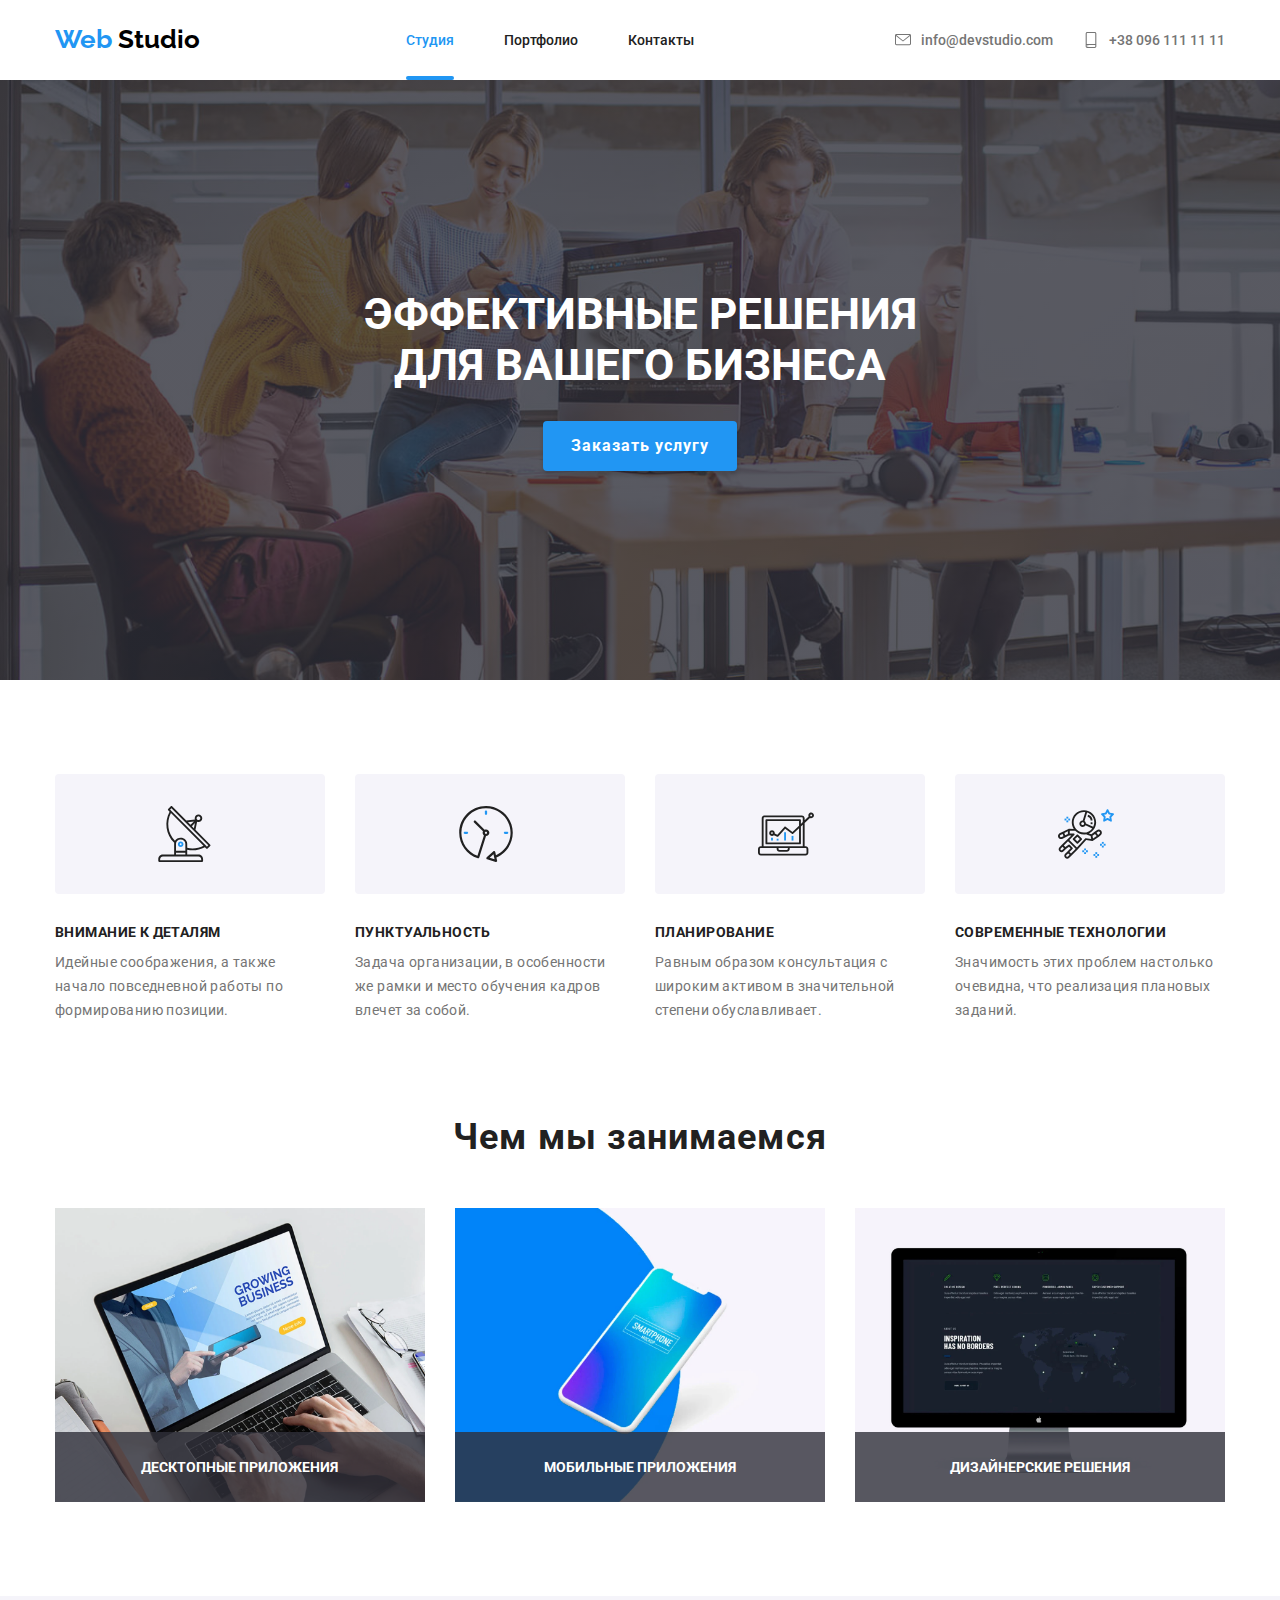
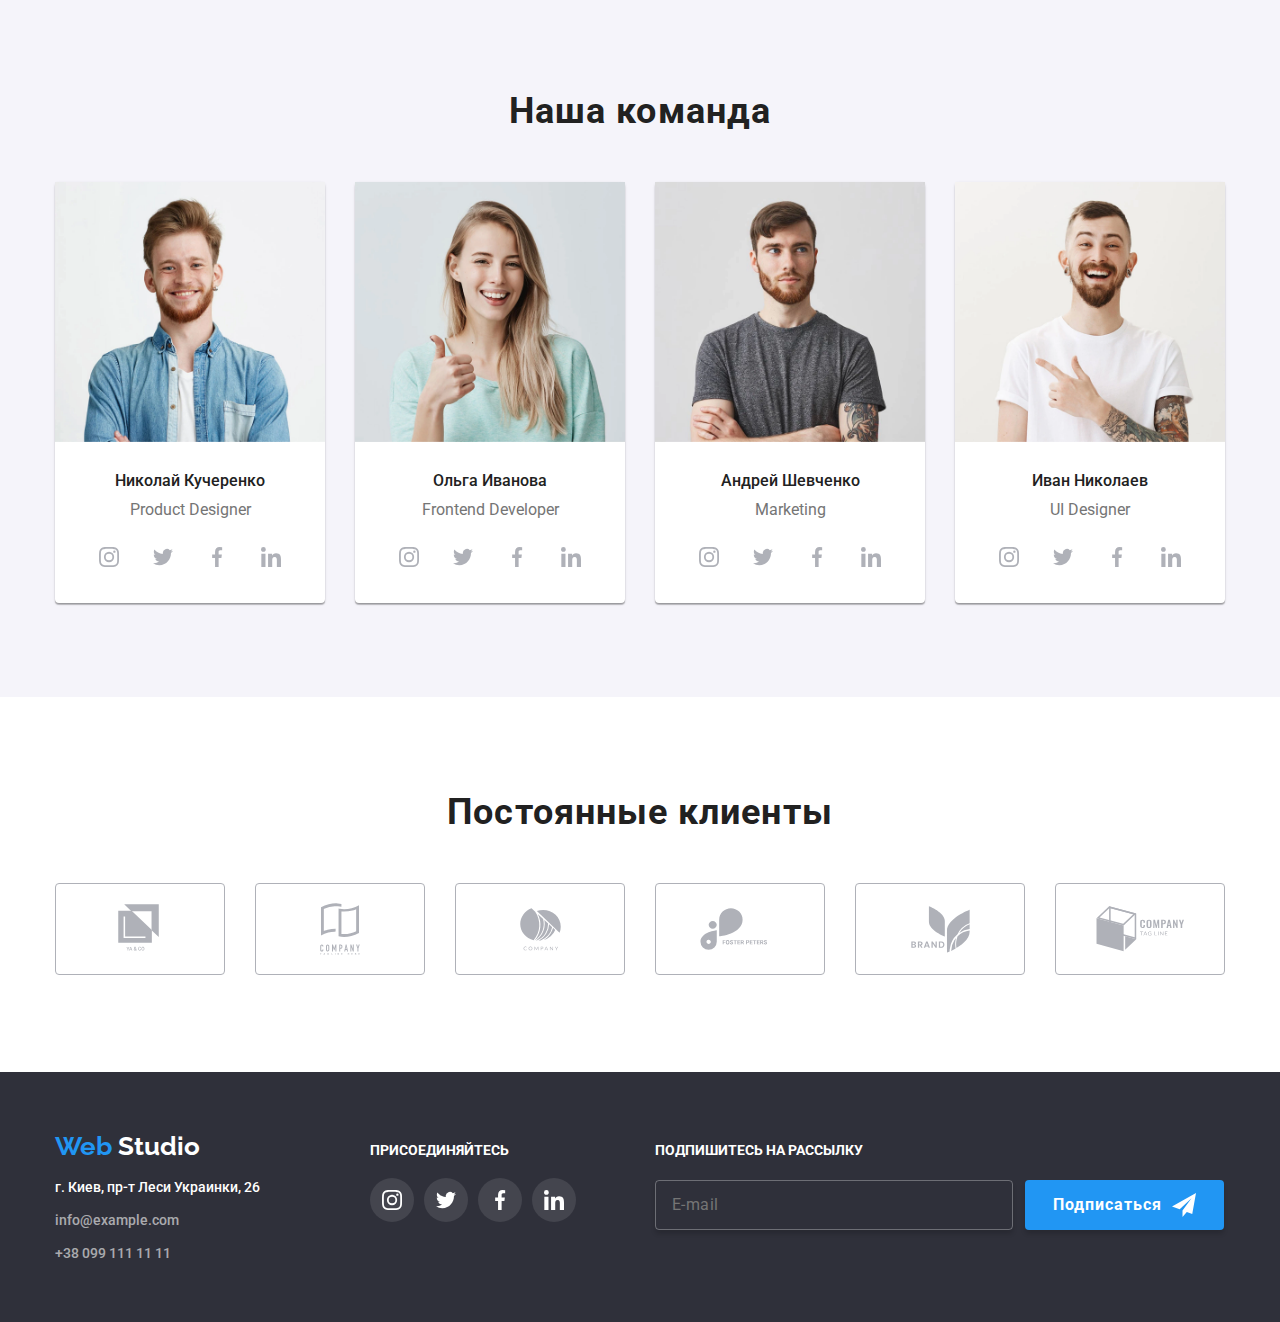
<file: index.html>
<!DOCTYPE html>
<html lang="en">
  <head>
    <meta charset="UTF-8" />
    <meta name="viewport" content="width=device-width, initial-scale=1.0" />
    <title>Web Studio v.1</title>
    <link rel="stylesheet" href="./css/normalize.css" />
    <link
      href="https://fonts.googleapis.com/css2?family=Raleway:wght@700&family=Roboto:wght@400;500;700&display=swap"
      rel="stylesheet"
    />
    <link rel="stylesheet" href="./css/main.min.css" />
  </head>
  <body>
    <div class="backdrop is-hidden" data-modal>
      <form method="get">
        <div role="group" class="modal-group">
          <div class="close-button-div">
            <a href="" class="close-button" data-modal-close>
              <svg class="close-icon">
                <use href="./img/sprite.svg#close-icon"></use>
              </svg>
            </a>
          </div>
          <h2 class="modal-header">
            Оставьте свои данные, мы вам перезвоним
          </h2>
          <label class="modal name">
            <input name="modal-name" type="text" placeholder=" " />
            <svg class="modal-icon">
              <use href="./img/sprite.svg#name-icon"></use>
            </svg>
            <span>Имя</span>
          </label>
          <label class="modal tel">
            <input name="modal-tel" type="tel" placeholder=" " />
            <svg class="modal-icon">
              <use href="./img/sprite.svg#tel-icon"></use>
            </svg>
            <span>Телефон</span>
          </label>
          <label class="modal email">
            <input name="modal-email" type="email" placeholder=" " />
            <svg class="modal-icon">
              <use href="./img/sprite.svg#email-icon"></use>
            </svg>
            <span>Почта</span>
          </label>
          <label class="modal textarea">
            <textarea
              name="comment"
              id="comment"
              rows="6"
              placeholder=" "
            ></textarea>
            <span>Коментарий</span>
          </label>
          <label class="modal-check"
            ><input name="modal-check" type="checkbox" required />
            <span class="pseudo-check">Соглашаюсь с рассылкой и принимаю </span
            ><a href="">Условия договора</a></label
          >
          <button class="submit-button" type="submit">
            <span>Отправить</span>
          </button>
        </div>
      </form>
    </div>
    <header>
      <div>
        <a class="logo" href="./index.html">Web <span>Studio</span></a>
        <div class="is-hidden" data-drop>
          <div class="drop-down-menu">
            <nav>
              <ul class="header-menu-list">
                <li class="header-menu-listitem">
                  <a class="actual-page" href="./index.html">Студия</a>
                </li>
                <li class="header-menu-listitem">
                  <a href="./portfolio.html">Портфолио</a>
                </li>
                <li class="header-menu-listitem"><a href="">Контакты</a></li>
              </ul>
            </nav>
            <address>
              <ul class="header-contacts-list">
                <li class="header-contacts-listitem">
                  <a href="mailto:info@devstudio.com"
                    ><svg class="header-adress-icon">
                      <use href="./img/sprite.svg#envelope"></use>
                    </svg>
                    info@devstudio.com</a
                  >
                </li>
                <li class="header-contacts-listitem">
                  <a href="tel:+380961111111"
                    ><svg class="header-adress-icon">
                      <use href="./img/sprite.svg#smartphone"></use>
                    </svg>
                    +38 096 111 11 11</a
                  >
                </li>
              </ul>
            </address>
          </div>
        </div>
        <button class="drop-down-button" data-drop-open>
          <svg class="drop-down-icon">
            <use class="open" href="./img/sprite.svg#drop-down-icon"></use>
            <use
              class="close"
              href="./img/sprite.svg#drop-down-close-icon"
            ></use>
          </svg>
        </button>
      </div>
    </header>
    <main>
      <section>
        <div class="mainimage">
          <h1>эффективные решения<br />для вашего бизнеса</h1>
          <button class="submit-button" data-modal-open>
            Заказать услугу
          </button>
        </div>
      </section>
      <section>
        <h2 class="visually-hidden">Наши преимущества</h2>
        <div class="container container-padding">
          <ul class="our-benefits-list">
            <li class="our-benefits-listitem">
              <div>
                <svg class="our-benefits-icon">
                  <use href="./img/sprite.svg#antenna1"></use>
                </svg>
              </div>
              <h3>Внимание к деталям</h3>
              <p>
                Идейные соображения, а также начало повседневной работы по
                формированию позиции.
              </p>
            </li>
            <li class="our-benefits-listitem">
              <div>
                <svg class="our-benefits-icon">
                  <use href="./img/sprite.svg#clock1"></use>
                </svg>
              </div>
              <h3>Пунктуальность</h3>
              <p>
                Задача организации, в особенности же рамки и место обучения
                кадров влечет за собой.
              </p>
            </li>
            <li class="our-benefits-listitem">
              <div>
                <svg class="our-benefits-icon">
                  <use href="./img/sprite.svg#diagram1"></use>
                </svg>
              </div>
              <h3>Планирование</h3>
              <p>
                Равным образом консультация с широким активом в значительной
                степени обуславливает.
              </p>
            </li>
            <li class="our-benefits-listitem">
              <div>
                <svg class="our-benefits-icon">
                  <use href="./img/sprite.svg#astronaut1"></use>
                </svg>
              </div>
              <h3>Современные технологии</h3>
              <p>
                Значимость этих проблем настолько очевидна, что реализация
                плановых заданий.
              </p>
            </li>
          </ul>
        </div>
      </section>
      <section>
        <div class="adaptive-hidden container">
          <h2>Чем мы занимаемся</h2>
          <ul class="what-we-do-list">
            <li class="what-we-do-list-item">
              <picture>
                <source
                  srcset="
                    ./img/img1-600@1x.webp   600w,
                    ./img/img1-1200@2x.webp 1200w
                  "
                  type="image/webp"
                />
                <img
                  srcset="
                    ./img/img1-600@1x.jpg   600w,
                    ./img/img1-1200@2x.jpg 1200w
                  "
                  src="./img/img1-1200@2x.jpg"
                  alt="Изоброжение ноутбука"
                />
              </picture>
              <h3 class="what-we-do-list-header">Десктопные приложения</h3>
            </li>
            <li class="what-we-do-list-item">
              <picture>
                <source
                  srcset="
                    ./img/img2-600@1x.webp   600w,
                    ./img/img2-1200@2x.webp 1200w
                  "
                  type="image/webp"
                />
                <img
                  srcset="
                    ./img/img2-600@1x.jpg   600w,
                    ./img/img2-1200@2x.jpg 1200w
                  "
                  src="./img/img2-1200@2x.jpg"
                  alt="Изоброжение смартфона"
                />
              </picture>
              <h3 class="what-we-do-list-header">Мобильные приложения</h3>
            </li>
            <li class="what-we-do-list-item">
              <picture>
                <source
                  srcset="
                    ./img/img3-600@1x.webp   600w,
                    ./img/img3-1200@2x.webp 1200w
                  "
                  type="image/webp"
                />
                <img
                  srcset="
                    ./img/img3-600@1x.jpg   600w,
                    ./img/img3-1200@2x.jpg 1200w
                  "
                  src="./img/img3-1200@2x.jpg"
                  alt="Изоброжение сайта"
                />
              </picture>
              <h3 class="what-we-do-list-header">Дизайнерские решения</h3>
            </li>
          </ul>
        </div>
      </section>
      <section class="our-team-section">
        <div class="container container-padding">
          <h2>Наша команда</h2>
          <ul class="our-team-list">
            <li class="our-team-list-item">
              <picture>
                <source
                  srcset="
                    ./img/our-team-img-1-600@1x.webp   600w,
                    ./img/our-team-img-1-1200@2x.webp 1200w
                  "
                  type="image/webp"
                />
                <img
                  srcset="
                    ./img/our-team-img-1-600@1x.jpg   600w,
                    ./img/our-team-img-1-1200@2x.jpg 1200w
                  "
                  src="./img/our-team-img-1-1200@2x.jpg"
                  alt="Николай Кучеренко"
                />
              </picture>
              <h4 class="our-team-list-name">Николай Кучеренко</h4>
              <p class="our-team-list-role">Product Designer</p>
              <ul class="social-container our-team-social">
                <li>
                  <a href="" class="social">
                    <svg class="social-icon">
                      <use href="./img/sprite.svg#instagram"></use>
                    </svg>
                  </a>
                </li>
                <li>
                  <a href="" class="social">
                    <svg class="social-icon">
                      <use href="./img/sprite.svg#twitter"></use>
                    </svg>
                  </a>
                </li>
                <li>
                  <a href="" class="social">
                    <svg class="social-icon">
                      <use href="./img/sprite.svg#facebook"></use>
                    </svg>
                  </a>
                </li>
                <li>
                  <a href="" class="social">
                    <svg class="social-icon">
                      <use href="./img/sprite.svg#linkedin"></use>
                    </svg>
                  </a>
                </li>
              </ul>
            </li>
            <li class="our-team-list-item">
              <picture>
                <source
                  srcset="
                    ./img/our-team-img-2-600@1x.webp   600w,
                    ./img/our-team-img-2-1200@2x.webp 1200w
                  "
                  type="image/webp"
                />
                <img
                  srcset="
                    ./img/our-team-img-2-600@1x.jpg   600w,
                    ./img/our-team-img-2-1200@2x.jpg 1200w
                  "
                  src="./img/our-team-img-2-1200@2x.jpg"
                  alt="Ольга Иванова"
                />
              </picture>
              <h4 class="our-team-list-name">Ольга Иванова</h4>
              <p class="our-team-list-role">Frontend Developer</p>
              <ul class="social-container our-team-social">
                <li>
                  <a href="" class="social">
                    <svg class="social-icon">
                      <use href="./img/sprite.svg#instagram"></use>
                    </svg>
                  </a>
                </li>
                <li>
                  <a href="" class="social">
                    <svg class="social-icon">
                      <use href="./img/sprite.svg#twitter"></use>
                    </svg>
                  </a>
                </li>
                <li>
                  <a href="" class="social">
                    <svg class="social-icon">
                      <use href="./img/sprite.svg#facebook"></use>
                    </svg>
                  </a>
                </li>
                <li>
                  <a href="" class="social">
                    <svg class="social-icon">
                      <use href="./img/sprite.svg#linkedin"></use>
                    </svg>
                  </a>
                </li>
              </ul>
            </li>
            <li class="our-team-list-item">
              <picture>
                <source
                  srcset="
                    ./img/our-team-img-3-600@1x.webp   600w,
                    ./img/our-team-img-3-1200@2x.webp 1200w
                  "
                  type="image/webp"
                />
                <img
                  srcset="
                    ./img/our-team-img-3-600@1x.jpg   600w,
                    ./img/our-team-img-3-1200@2x.jpg 1200w
                  "
                  src="./img/our-team-img-3-1200@2x.jpg"
                  alt="Андрей Шевченко"
                />
              </picture>
              <h4 class="our-team-list-name">Андрей Шевченко</h4>
              <p class="our-team-list-role">Marketing</p>
              <ul class="social-container our-team-social">
                <li>
                  <a href="" class="social">
                    <svg class="social-icon">
                      <use href="./img/sprite.svg#instagram"></use>
                    </svg>
                  </a>
                </li>
                <li>
                  <a href="" class="social">
                    <svg class="social-icon">
                      <use href="./img/sprite.svg#twitter"></use>
                    </svg>
                  </a>
                </li>
                <li>
                  <a href="" class="social">
                    <svg class="social-icon">
                      <use href="./img/sprite.svg#facebook"></use>
                    </svg>
                  </a>
                </li>
                <li>
                  <a href="" class="social">
                    <svg class="social-icon">
                      <use href="./img/sprite.svg#linkedin"></use>
                    </svg>
                  </a>
                </li>
              </ul>
            </li>
            <li class="our-team-list-item">
              <picture>
                <source
                  srcset="
                    ./img/our-team-img-4-600@1x.webp   600w,
                    ./img/our-team-img-4-1200@2x.webp 1200w
                  "
                  type="image/webp"
                />
                <img
                  srcset="
                    ./img/our-team-img-4-600@1x.jpg   600w,
                    ./img/our-team-img-4-1200@2x.jpg 1200w
                  "
                  src="./img/our-team-img-4-1200@2x.jpg"
                  alt="Иван Николаев"
                />
              </picture>
              <h4 class="our-team-list-name">Иван Николаев</h4>
              <p class="our-team-list-role">UI Designer</p>
              <ul class="social-container our-team-social">
                <li>
                  <a href="" class="social">
                    <svg class="social-icon">
                      <use href="./img/sprite.svg#instagram"></use>
                    </svg>
                  </a>
                </li>
                <li>
                  <a href="" class="social">
                    <svg class="social-icon">
                      <use href="./img/sprite.svg#twitter"></use>
                    </svg>
                  </a>
                </li>
                <li>
                  <a href="" class="social">
                    <svg class="social-icon">
                      <use href="./img/sprite.svg#facebook"></use>
                    </svg>
                  </a>
                </li>
                <li>
                  <a href="" class="social">
                    <svg class="social-icon">
                      <use href="./img/sprite.svg#linkedin"></use>
                    </svg>
                  </a>
                </li>
              </ul>
            </li>
          </ul>
        </div>
      </section>
      <section>
        <div class="container container-padding">
          <h2>Постоянные клиенты</h2>
          <ul class="our-clients-list">
            <li class="our-clients-listitem">
              <a href="">
                <svg class="our-clients-icon">
                  <use href="./img/sprite.svg#Client1"></use>
                </svg>
              </a>
            </li>
            <li class="our-clients-listitem">
              <a href="">
                <svg class="our-clients-icon">
                  <use href="./img/sprite.svg#Client2"></use>
                </svg>
              </a>
            </li>
            <li class="our-clients-listitem">
              <a href="">
                <svg class="our-clients-icon">
                  <use href="./img/sprite.svg#Client3"></use>
                </svg>
              </a>
            </li>
            <li class="our-clients-listitem">
              <a href="">
                <svg class="our-clients-icon">
                  <use href="./img/sprite.svg#Client4"></use>
                </svg>
              </a>
            </li>
            <li class="our-clients-listitem">
              <a href="">
                <svg class="our-clients-icon">
                  <use href="./img/sprite.svg#Client5"></use>
                </svg>
              </a>
            </li>
            <li class="our-clients-listitem">
              <a href="">
                <svg class="our-clients-icon">
                  <use href="./img/sprite.svg#Client6"></use>
                </svg>
              </a>
            </li>
          </ul>
        </div>
      </section>
    </main>
    <footer>
      <div class="container footer-list">
        <div>
          <a class="logo" href="./index.html"
            >Web <span class="inverse">Studio</span></a
          >
          <address>
            <ul class="footer-contacts-list">
              <li>г. Киев, пр-т Леси Украинки, 26</li>
              <li><a href="mailto:info@example.com">info@example.com</a></li>
              <li><a href="tel:+380991111111">+38 099 111 11 11</a></li>
            </ul>
          </address>
        </div>
        <div>
          <p class="footer-list-item">присоединяйтесь</p>
          <ul class="social-container footer-social">
            <li>
              <a href="" class="social">
                <svg class="social-icon">
                  <use href="./img/sprite.svg#instagram"></use>
                </svg>
              </a>
            </li>
            <li>
              <a href="" class="social">
                <svg class="social-icon">
                  <use href="./img/sprite.svg#twitter"></use>
                </svg>
              </a>
            </li>
            <li>
              <a href="" class="social">
                <svg class="social-icon">
                  <use href="./img/sprite.svg#facebook"></use>
                </svg>
              </a>
            </li>
            <li>
              <a href="" class="social">
                <svg class="social-icon">
                  <use href="./img/sprite.svg#linkedin"></use>
                </svg>
              </a>
            </li>
          </ul>
        </div>
        <div>
          <form class="footer-form" method="get">
            <label class="footer-list-item" for="mail-input"
              >Подпишитесь на рассылку</label
            >
            <div class="input-group">
              <input
                id="mail-input"
                name="Emailinput"
                type="email"
                placeholder="E-mail"
              />
              <button class="submit-button" type="submit">
                <span>Подписаться</span>
                <svg class="send-icon">
                  <use href="./img/sprite.svg#icon-send"></use>
                </svg>
              </button>
            </div>
          </form>
        </div>
      </div>
    </footer>
    <script src="./js/modal.js"></script>
    <script src="./js/drop-down.js"></script>
  </body>
</html>
</file>
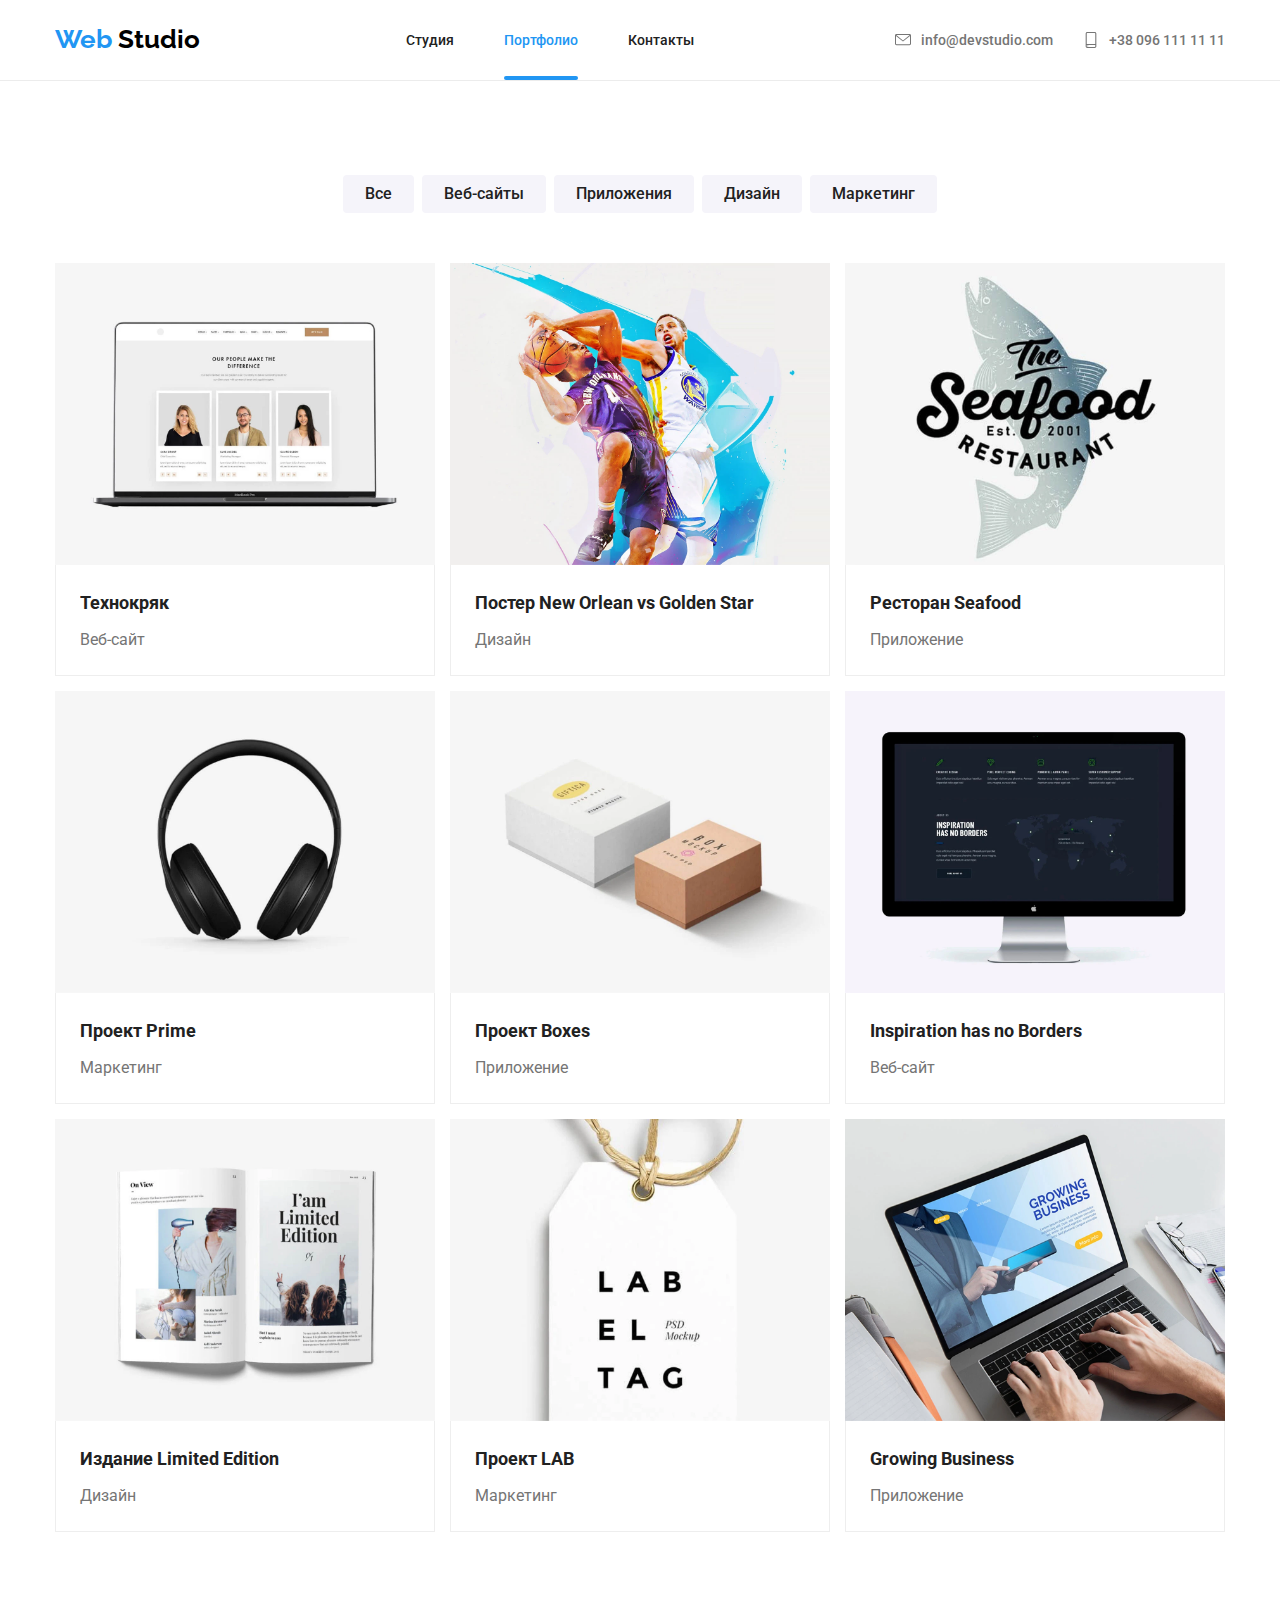
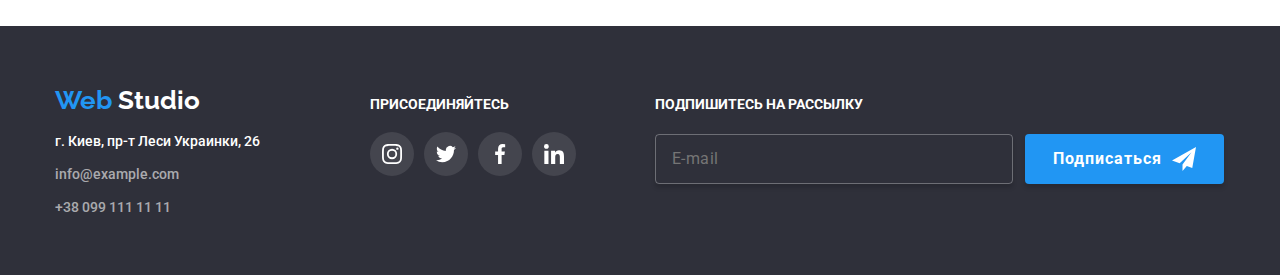
<file: portfolio.html>
<!DOCTYPE html>
<html lang="en">
  <head>
    <meta charset="UTF-8" />
    <meta name="viewport" content="width=device-width, initial-scale=1.0" />
    <title>Portfolio</title>
    <link rel="stylesheet" href="./css/normalize.css" />
    <link
      href="https://fonts.googleapis.com/css2?family=Raleway:wght@700&family=Roboto:wght@400;500;700&display=swap"
      rel="stylesheet"
    />
    <link rel="stylesheet" href="./css/main.min.css" />
  </head>
  <body>
    <header>
      <div>
        <a class="logo" href="./index.html">Web <span>Studio</span></a>
        <div class="is-hidden" data-drop>
          <div class="drop-down-menu">
            <nav>
              <ul class="header-menu-list">
                <li class="header-menu-listitem">
                  <a href="./index.html">Студия</a>
                </li>
                <li class="header-menu-listitem">
                  <a class="actual-page" href="./portfolio.html">Портфолио</a>
                </li>
                <li class="header-menu-listitem"><a href="">Контакты</a></li>
              </ul>
            </nav>
            <address>
              <ul class="header-contacts-list">
                <li class="header-contacts-listitem">
                  <a href="mailto:info@devstudio.com"
                    ><svg class="header-adress-icon">
                      <use href="./img/sprite.svg#envelope"></use>
                    </svg>
                    info@devstudio.com</a
                  >
                </li>
                <li class="header-contacts-listitem">
                  <a href="tel:+380961111111"
                    ><svg class="header-adress-icon">
                      <use href="./img/sprite.svg#smartphone"></use>
                    </svg>
                    +38 096 111 11 11</a
                  >
                </li>
              </ul>
            </address>
          </div>
        </div>
        <button class="drop-down-button" data-drop-open>
          <svg class="drop-down-icon">
            <use class="open" href="./img/sprite.svg#drop-down-icon"></use>
            <use
              class="close"
              href="./img/sprite.svg#drop-down-close-icon"
            ></use>
          </svg>
        </button>
      </div>
    </header>
    <main>
      <section class="portfolio">
        <h1 class="visually-hidden">Наше портфолио</h1>
        <nav class="secondari-nav">
          <ul class="secondari-nav-list">
            <li class="secondary-nav-listitem"><a href="">Все</a></li>
            <li class="secondary-nav-listitem">
              <a href="">Веб‑сайты</a>
            </li>
            <li class="secondary-nav-listitem"><a href="">Приложения</a></li>
            <li class="secondary-nav-listitem"><a href="">Дизайн</a></li>
            <li class="secondary-nav-listitem"><a href="">Маркетинг</a></li>
          </ul>
        </nav>
        <div class="container">
          <ul class="portfolio-list">
            <li>
              <a href="" class="portfolio-listitem">
                <div>
                  <p class="hover-text">
                    Lorem ipsum dolor sit amet consectetur adipisicing elit.
                    Sapiente repellat nam magni quisquam alias corporis facilis
                    ea nulla aperiam autem.
                  </p>
                  <picture>
                    <source
                      srcset="
                        ./img/hover-600@1x.webp   600w,
                        ./img/hover-1200@2x.webp 1200w
                      "
                      type="image/webp"
                    />
                    <img
                      srcset="
                        ./img/hover-600@1x.jpg   600w,
                        ./img/hover-1200@2x.jpg 1200w
                      "
                      src="./img/hover-1200@2x.jpg"
                      alt="рисунок"
                    />
                  </picture>
                </div>
                <div class="portfolio-listitem-div">
                  <h4>Технокряк</h4>
                  <p>Веб-сайт</p>
                </div>
              </a>
            </li>
            <li>
              <a class="portfolio-listitem" href="">
                <div>
                  <p class="hover-text">
                    Lorem ipsum dolor sit amet consectetur adipisicing elit.
                    Sapiente repellat nam magni quisquam alias corporis facilis
                    ea nulla aperiam autem.
                  </p>
                  <picture>
                    <source
                      srcset="
                        ./img/basketball-600@1x.webp   600w,
                        ./img/basketball-1200@2x.webp 1200w
                      "
                      type="image/webp"
                    />
                    <img
                      srcset="
                        ./img/basketball-600@1x.jpg   600w,
                        ./img/basketball-1200@2x.jpg 1200w
                      "
                      src="./img/basketball-1200@2x.jpg"
                      alt="баскетбол"
                    />
                  </picture>
                </div>
                <div class="portfolio-listitem-div">
                  <h4>Постер New Orlean vs Golden Star</h4>
                  <p>Дизайн</p>
                </div>
              </a>
            </li>
            <li>
              <a class="portfolio-listitem" href="">
                <div>
                  <p class="hover-text">
                    Lorem ipsum dolor sit amet consectetur adipisicing elit.
                    Sapiente repellat nam magni quisquam alias corporis facilis
                    ea nulla aperiam autem.
                  </p>
                  <picture>
                    <source
                      srcset="
                        ./img/seafood-600@1x.webp   600w,
                        ./img/seafood-1200@2x.webp 1200w
                      "
                      type="image/webp"
                    />
                    <img
                      srcset="
                        ./img/seafood-600@1x.jpg   600w,
                        ./img/seafood-1200@2x.jpg 1200w
                      "
                      src="./img/seafood-1200@2x.jpg"
                      alt="Ресторан"
                    />
                  </picture>
                </div>
                <div class="portfolio-listitem-div">
                  <h4>Ресторан Seafood</h4>
                  <p>Приложение</p>
                </div>
              </a>
            </li>
            <li>
              <a class="portfolio-listitem" href="">
                <div>
                  <p class="hover-text">
                    Lorem ipsum dolor sit amet consectetur adipisicing elit.
                    Sapiente repellat nam magni quisquam alias corporis facilis
                    ea nulla aperiam autem.
                  </p>
                  <picture>
                    <source
                      srcset="
                        ./img/earphones-600@1x.webp   600w,
                        ./img/earphones-1200@2x.webp 1200w
                      "
                      type="image/webp"
                    />
                    <img
                      srcset="
                        ./img/earphones-600@1x.jpg   600w,
                        ./img/earphones-1200@2x.jpg 1200w
                      "
                      src="./img/earphones-1200@2x.jpg"
                      alt="Наушники"
                    />
                  </picture>
                </div>
                <div class="portfolio-listitem-div">
                  <h4>Проект Prime</h4>
                  <p>Маркетинг</p>
                </div>
              </a>
            </li>
            <li>
              <a class="portfolio-listitem" href="">
                <div>
                  <p class="hover-text">
                    Lorem ipsum dolor sit amet consectetur adipisicing elit.
                    Sapiente repellat nam magni quisquam alias corporis facilis
                    ea nulla aperiam autem.
                  </p>
                  <picture>
                    <source
                      srcset="
                        ./img/boxes-600@1x.webp   600w,
                        ./img/boxes-1200@2x.webp 1200w
                      "
                      type="image/webp"
                    />
                    <img
                      srcset="
                        ./img/boxes-600@1x.jpg   600w,
                        ./img/boxes-1200@2x.jpg 1200w
                      "
                      src="./img/boxes-1200@2x.jpg"
                      alt="Коробки"
                    />
                  </picture>
                </div>
                <div class="portfolio-listitem-div">
                  <h4>Проект Boxes</h4>
                  <p>Приложение</p>
                </div>
              </a>
            </li>
            <li>
              <a class="portfolio-listitem" href="">
                <div>
                  <p class="hover-text">
                    Lorem ipsum dolor sit amet consectetur adipisicing elit.
                    Sapiente repellat nam magni quisquam alias corporis facilis
                    ea nulla aperiam autem.
                  </p>
                  <picture>
                    <source
                      srcset="
                        ./img/desktop-600@1x.webp   600w,
                        ./img/desktop-1200@2x.webp 1200w
                      "
                      type="image/webp"
                    />
                    <img
                      srcset="
                        ./img/desktop-600@1x.jpg   600w,
                        ./img/desktop-1200@2x.jpg 1200w
                      "
                      src="./img/desktop-1200@2x.jpg"
                      alt="Настольный ПК"
                    />
                  </picture>
                </div>
                <div class="portfolio-listitem-div">
                  <h4>Inspiration has no Borders</h4>
                  <p>Веб-сайт</p>
                </div>
              </a>
            </li>
            <li>
              <a class="portfolio-listitem" href="">
                <div>
                  <p class="hover-text">
                    Lorem ipsum dolor sit amet consectetur adipisicing elit.
                    Sapiente repellat nam magni quisquam alias corporis facilis
                    ea nulla aperiam autem.
                  </p>
                  <picture>
                    <source
                      srcset="
                        ./img/book-600@1x.webp   600w,
                        ./img/book-1200@2x.webp 1200w
                      "
                      type="image/webp"
                    />
                    <img
                      srcset="
                        ./img/book-600@1x.jpg   600w,
                        ./img/book-1200@2x.jpg 1200w
                      "
                      src="./img/book-1200@2x.jpg"
                      alt="Книга"
                    />
                  </picture>
                </div>
                <div class="portfolio-listitem-div">
                  <h4>Издание Limited Edition</h4>
                  <p>Дизайн</p>
                </div>
              </a>
            </li>
            <li>
              <a class="portfolio-listitem" href="">
                <div>
                  <p class="hover-text">
                    Lorem ipsum dolor sit amet consectetur adipisicing elit.
                    Sapiente repellat nam magni quisquam alias corporis facilis
                    ea nulla aperiam autem.
                  </p>
                  <picture>
                    <source
                      srcset="
                        ./img/LAB-600@1x.webp   600w,
                        ./img/LAB-1200@2x.webp 1200w
                      "
                      type="image/webp"
                    />
                    <img
                      srcset="
                        ./img/LAB-600@1x.jpg   600w,
                        ./img/LAB-1200@2x.jpg 1200w
                      "
                      src="./img/LAB-1200@2x.jpg"
                      alt="ЛАБ"
                    />
                  </picture>
                </div>
                <div class="portfolio-listitem-div">
                  <h4>Проект LAB</h4>
                  <p>Маркетинг</p>
                </div>
              </a>
            </li>
            <li>
              <a class="portfolio-listitem" href="">
                <div>
                  <p class="hover-text">
                    Lorem ipsum dolor sit amet consectetur adipisicing elit.
                    Sapiente repellat nam magni quisquam alias corporis facilis
                    ea nulla aperiam autem.
                  </p>
                  <picture>
                    <source
                      srcset="
                        ./img/laptop-600@1x.webp   600w,
                        ./img/laptop-1200@2x.webp 1200w
                      "
                      type="image/webp"
                    />
                    <img
                      srcset="
                        ./img/laptop-600@1x.jpg   600w,
                        ./img/laptop-1200@2x.jpg 1200w
                      "
                      src="./img/laptop-1200@2x.jpg"
                      alt="Ноутбук"
                    />
                  </picture>
                </div>
                <div class="portfolio-listitem-div">
                  <h4>Growing Business</h4>
                  <p>Приложение</p>
                </div>
              </a>
            </li>
          </ul>
        </div>
      </section>
    </main>
    <footer>
      <div class="container footer-list">
        <div>
          <a class="logo" href="./index.html"
            >Web <span class="inverse">Studio</span></a
          >
          <address>
            <ul class="footer-contacts-list">
              <li>г. Киев, пр-т Леси Украинки, 26</li>
              <li><a href="mailto:info@example.com">info@example.com</a></li>
              <li><a href="tel:+380991111111">+38 099 111 11 11</a></li>
            </ul>
          </address>
        </div>
        <div>
          <p class="footer-list-item">присоединяйтесь</p>
          <ul class="social-container footer-social">
            <li>
              <a href="" class="social">
                <svg class="social-icon">
                  <use href="./img/sprite.svg#instagram"></use>
                </svg>
              </a>
            </li>
            <li>
              <a href="" class="social">
                <svg class="social-icon">
                  <use href="./img/sprite.svg#twitter"></use>
                </svg>
              </a>
            </li>
            <li>
              <a href="" class="social">
                <svg class="social-icon">
                  <use href="./img/sprite.svg#facebook"></use>
                </svg>
              </a>
            </li>
            <li>
              <a href="" class="social">
                <svg class="social-icon">
                  <use href="./img/sprite.svg#linkedin"></use>
                </svg>
              </a>
            </li>
          </ul>
        </div>
        <div>
          <form class="footer-form" method="get">
            <label class="footer-list-item" for="mail-input"
              >Подпишитесь на рассылку</label
            >
            <div class="input-group">
              <input
                id="mail-input"
                name="Emailinput"
                type="email"
                placeholder="E-mail"
              />
              <button class="submit-button" type="submit">
                <span>Подписаться</span>
                <svg class="send-icon">
                  <use href="./img/sprite.svg#icon-send"></use>
                </svg>
              </button>
            </div>
          </form>
        </div>
      </div>
    </footer>
    <script src="./js/drop-down.js"></script>
  </body>
</html>
</file>
<file: css/main.min.css>
*{padding:0px;margin:0px}a{text-decoration:none}li{list-style:none}img{display:block;width:100%;height:auto}picture{display:block;width:100%;height:auto}.logo{color:#2196f3;font-family:"Raleway",sans-serif;font-weight:700;font-size:24px;-ms-flex-negative:0;flex-shrink:0}.logo>span{color:#000}.logo>.inverse{color:#fff}@media screen and (min-width: 1200px){.logo{font-size:26px}}header .logo{position:relative;z-index:10000}header{position:-webkit-sticky;position:sticky;top:0;z-index:1000;background-color:white}header>div{display:-webkit-box;display:-ms-flexbox;display:flex;-webkit-box-align:center;-ms-flex-align:center;align-items:center;-webkit-box-pack:justify;-ms-flex-pack:justify;justify-content:space-between;padding:10px 0px;width:calc(100% - 30px);margin:0px auto 0px}.drop-down-button{border:none;outline:none;background:white;display:block;margin-left:auto;fill:#000;-webkit-transition:fill 250ms cubic-bezier(0.4, 0, 0.2, 1);-o-transition:fill 250ms cubic-bezier(0.4, 0, 0.2, 1);transition:fill 250ms cubic-bezier(0.4, 0, 0.2, 1);width:40px;height:40px}.drop-down-button:hover,.drop-down-button:focus{fill:#2196f3}.drop-down-icon{width:24px;height:16px}.drop-down-icon .open{display:none}.is-hidden .drop-down-menu{-webkit-transform:translateY(-100%);-ms-transform:translateY(-100%);transform:translateY(-100%);opacity:0}.is-hidden+.drop-down-button .open{display:block}.is-hidden+.drop-down-button .close{display:none}.drop-down-menu{position:absolute;top:60px;left:0px;width:100%;background:white;border-top:1px solid #ececec;-webkit-transform:translateY(0);-ms-transform:translateY(0);transform:translateY(0);opacity:1;-webkit-transition:opacity 250ms cubic-bezier(0.4, 0, 0.2, 1),-webkit-transform 250ms cubic-bezier(0.4, 0, 0.2, 1);transition:opacity 250ms cubic-bezier(0.4, 0, 0.2, 1),-webkit-transform 250ms cubic-bezier(0.4, 0, 0.2, 1);-o-transition:transform 250ms cubic-bezier(0.4, 0, 0.2, 1),opacity 250ms cubic-bezier(0.4, 0, 0.2, 1);transition:transform 250ms cubic-bezier(0.4, 0, 0.2, 1),opacity 250ms cubic-bezier(0.4, 0, 0.2, 1);transition:transform 250ms cubic-bezier(0.4, 0, 0.2, 1),opacity 250ms cubic-bezier(0.4, 0, 0.2, 1),-webkit-transform 250ms cubic-bezier(0.4, 0, 0.2, 1);display:-webkit-box;display:-ms-flexbox;display:flex;-webkit-box-orient:vertical;-webkit-box-direction:normal;-ms-flex-direction:column;flex-direction:column;-webkit-box-align:center;-ms-flex-align:center;align-items:center;-webkit-box-shadow:0px 1px 3px rgba(0,0,0,0.16),0px 2px 4px rgba(0,0,0,0.08),0px 4px 8px rgba(0,0,0,0.04);box-shadow:0px 1px 3px rgba(0,0,0,0.16),0px 2px 4px rgba(0,0,0,0.08),0px 4px 8px rgba(0,0,0,0.04)}@media screen and (min-width: 768px){header{position:static}header>div{max-width:1170px;height:80px}header .drop-down-button{display:none}header .is-hidden{opacity:1;visibility:visible;pointer-events:all;-ms-flex-preferred-size:70%;flex-basis:70%;margin-left:80px}header .is-hidden>.drop-down-menu{-webkit-transform:translateY(0);-ms-transform:translateY(0);transform:translateY(0);opacity:1;position:static;-webkit-box-orient:horizontal;-webkit-box-direction:normal;-ms-flex-direction:row;flex-direction:row;-webkit-box-pack:justify;-ms-flex-pack:justify;justify-content:space-between;width:100%;margin:0px auto 0px;-webkit-box-shadow:none;box-shadow:none;border:none}}.header-menu-list{display:-webkit-box;display:-ms-flexbox;display:flex;-webkit-box-orient:vertical;-webkit-box-direction:normal;-ms-flex-direction:column;flex-direction:column;-webkit-box-align:center;-ms-flex-align:center;align-items:center;padding:60px 0px}.header-menu-listitem:not(:last-child){margin-bottom:40px}.header-menu-list a{color:#212121;font-family:"Roboto",sans-serif;font-weight:500;font-size:14px;-webkit-transition:color 250ms cubic-bezier(0.4, 0, 0.2, 1);-o-transition:color 250ms cubic-bezier(0.4, 0, 0.2, 1);transition:color 250ms cubic-bezier(0.4, 0, 0.2, 1);display:-webkit-box;display:-ms-flexbox;display:flex}.header-menu-list a:hover,.header-menu-list a:focus{color:#2196f3}.header-menu-list .actual-page{position:relative;color:#2196f3;padding:12px 0px}.header-menu-list .actual-page:after{content:"";position:absolute;bottom:0px;left:0px;right:0px;background:#2196f3;border-radius:2px;height:4px}@media screen and (min-width: 768px){.header-menu-list{-webkit-box-orient:horizontal;-webkit-box-direction:normal;-ms-flex-direction:row;flex-direction:row;-webkit-box-pack:center;-ms-flex-pack:center;justify-content:center;padding:0px 0px}.header-menu-listitem:not(:last-child){margin-right:50px;margin-bottom:0px}.header-menu-listitem .actual-page{padding:32px 0px}}.header-contacts-list{display:-webkit-box;display:-ms-flexbox;display:flex;-webkit-box-orient:vertical;-webkit-box-direction:normal;-ms-flex-direction:column;flex-direction:column}.header-contacts-listitem{margin-bottom:60px}.header-contacts-listitem:not(:last-child){margin-bottom:16px}.header-contacts-listitem a{display:-webkit-box;display:-ms-flexbox;display:flex;-webkit-box-align:center;-ms-flex-align:center;align-items:center;color:#757575;font-family:"Roboto",sans-serif;font-weight:500;font-size:14px;font-style:normal;-webkit-transition:color 250ms cubic-bezier(0.4, 0, 0.2, 1),fill 250ms cubic-bezier(0.4, 0, 0.2, 1);-o-transition:color 250ms cubic-bezier(0.4, 0, 0.2, 1),fill 250ms cubic-bezier(0.4, 0, 0.2, 1);transition:color 250ms cubic-bezier(0.4, 0, 0.2, 1),fill 250ms cubic-bezier(0.4, 0, 0.2, 1);fill:#757575}.header-contacts-listitem a:hover,.header-contacts-listitem a:focus{color:#2196f3;fill:#2196f3}.header-adress-icon{margin-right:10px;width:16px;height:16px}@media screen and (min-width: 768px){.header-contacts-listitem{margin-bottom:0px;margin-right:0px}.header-contacts-listitem:not(:last-child){margin-bottom:16px}}@media screen and (min-width: 1200px){.header-contacts-list{-webkit-box-orient:horizontal;-webkit-box-direction:normal;-ms-flex-direction:row;flex-direction:row}.header-contacts-listitem:not(:last-child){margin-bottom:0px;margin-right:30px}}.container{width:calc(100% - 30px);max-width:1170px;margin:0px auto 0px}.container-padding{padding:60px 0px}.cropped-container{padding-top:0px}section h2{color:#212121;font-family:"Roboto",sans-serif;font-weight:700;font-size:36px;margin-bottom:30px;line-height:42px;text-align:center;letter-spacing:0.03em}.portfolio{padding:40px 0px 60px;border-top:1px solid #ececec}@media screen and (min-width: 768px){.portfolio{padding:60px 0px}}@media screen and (min-width: 1200px){.container-padding{padding:94px 0px}section h2{margin-bottom:50px}.portfolio{padding:94px 0px}}.mainimage{background-image:-webkit-gradient(linear, left top, left bottom, from(rgba(47,48,58,0.8)), to(rgba(47,48,58,0.8))),url("../img/Header-img-condensed@1x.jpg");background-image:-webkit-linear-gradient(rgba(47,48,58,0.8), rgba(47,48,58,0.8)),url("../img/Header-img-condensed@1x.jpg");background-image:-o-linear-gradient(rgba(47,48,58,0.8), rgba(47,48,58,0.8)),url("../img/Header-img-condensed@1x.jpg");background-image:linear-gradient(rgba(47,48,58,0.8), rgba(47,48,58,0.8)),url("../img/Header-img-condensed@1x.jpg");background-repeat:no-repeat;background-size:cover;background-position:center;display:-webkit-box;display:-ms-flexbox;display:flex;-webkit-box-orient:vertical;-webkit-box-direction:normal;-ms-flex-direction:column;flex-direction:column;-webkit-box-align:center;-ms-flex-align:center;align-items:center;-webkit-box-pack:center;-ms-flex-pack:center;justify-content:center;height:400px;max-width:1600px;margin-right:auto;margin-left:auto}.mainimage h1{color:#fff;font-family:"Roboto",sans-serif;font-weight:700;font-size:26px;text-transform:uppercase;margin-bottom:30px;max-width:650px;text-align:center}@media screen and (min-width: 1200px){.mainimage{background-position:center, center -120px;height:600px}.mainimage h1{font-size:44px}}@media screen and (min-device-pixel-ratio: 2), screen and (-webkit-min-device-pixel-ratio: 2), screen and (-o-min-device-pixel-ratio: 2/1), screen and (min-resolution: 192dpi), screen and (min-resolution: 2dppx){.mainimage{background-image:-webkit-gradient(linear, left top, left bottom, from(rgba(47,48,58,0.8)), to(rgba(47,48,58,0.8))),url("../img/Header-img-condensed@2x.jpg");background-image:-webkit-linear-gradient(rgba(47,48,58,0.8), rgba(47,48,58,0.8)),url("../img/Header-img-condensed@2x.jpg");background-image:-o-linear-gradient(rgba(47,48,58,0.8), rgba(47,48,58,0.8)),url("../img/Header-img-condensed@2x.jpg");background-image:linear-gradient(rgba(47,48,58,0.8), rgba(47,48,58,0.8)),url("../img/Header-img-condensed@2x.jpg")}}.our-benefits-list{color:#757575;font-family:"Roboto",sans-serif;font-weight:400;font-size:14px;letter-spacing:0.03em}@media screen and (min-width: 1px){.our-benefits-list{display:-webkit-box;display:-ms-flexbox;display:flex;-ms-flex-wrap:wrap;flex-wrap:wrap}.our-benefits-list>li{width:calc((100% - 0px) / 1)}.our-benefits-list>li:nth-child(n){margin-right:0px;margin-bottom:30px}.our-benefits-list>li:nth-child(1n){margin-right:0px}.our-benefits-list>li:nth-last-child(-n+1){margin-bottom:0px}}@media screen and (min-width: 768px), (orientation: landscape){.our-benefits-list{display:-webkit-box;display:-ms-flexbox;display:flex;-ms-flex-wrap:wrap;flex-wrap:wrap}.our-benefits-list>li{width:calc((100% - 30px) / 2)}.our-benefits-list>li:nth-child(n){margin-right:30px;margin-bottom:30px}.our-benefits-list>li:nth-child(2n){margin-right:0px}.our-benefits-list>li:nth-last-child(-n+2){margin-bottom:0px}}@media screen and (min-width: 1200px){.our-benefits-list{display:-webkit-box;display:-ms-flexbox;display:flex;-ms-flex-wrap:wrap;flex-wrap:wrap}.our-benefits-list>li{width:calc((100% - 90px) / 4)}.our-benefits-list>li:nth-child(n){margin-right:30px;margin-bottom:30px}.our-benefits-list>li:nth-child(4n){margin-right:0px}.our-benefits-list>li:nth-last-child(-n+4){margin-bottom:0px}}.our-benefits-listitem div{display:-webkit-box;display:-ms-flexbox;display:flex;-webkit-box-pack:center;-ms-flex-pack:center;justify-content:center;-webkit-box-align:center;-ms-flex-align:center;align-items:center;background-color:#f5f4fa;border-radius:4px;height:120px}.our-benefits-listitem:not(:last-child){margin-right:30px}.our-benefits-listitem p{line-height:24px}.our-benefits-listitem h3{color:#212121;font-weight:700;font-size:14px;text-transform:uppercase;margin-top:30px;margin-bottom:10px}.our-benefits-icon{width:64px;height:64px}.adaptive-hidden{position:absolute;width:1px;height:1px;margin:-1px;border:0;padding:0;clip:rect(0 0 0 0);overflow:hidden}@media screen and (min-width: 1200px){.adaptive-hidden{position:static;width:auto;height:auto;margin:0px auto 0px;border:0;padding-bottom:94px;clip:auto;overflow:hidden}}.what-we-do-list{display:-webkit-box;display:-ms-flexbox;display:flex}.what-we-do-list-item{position:relative;width:calc((100% - 30px * 2) / 3)}.what-we-do-list-item:not(:last-child){margin-right:30px}.what-we-do-list-header{color:#fff;font-family:"Roboto",sans-serif;font-weight:700;font-size:14px;text-transform:uppercase;text-align:center;line-height:70px;background-color:rgba(47,48,58,0.8);width:100%;position:absolute;bottom:0px}.our-team-section{background-color:#f5f4fa}.our-team-list-item{background-color:#fff;-webkit-box-shadow:0px 2px 1px rgba(0,0,0,0.2),0px 1px 1px rgba(0,0,0,0.14),0px 1px 3px rgba(0,0,0,0.12);box-shadow:0px 2px 1px rgba(0,0,0,0.2),0px 1px 1px rgba(0,0,0,0.14),0px 1px 3px rgba(0,0,0,0.12);border-radius:4px}.our-team-list-item picture{max-height:320px;overflow:hidden}.our-team-list-item h4{color:#212121;font-family:"Roboto",sans-serif;font-weight:500;font-size:16px;margin:30px 0px 0px;text-align:center}.our-team-list-item p{color:#757575;font-family:"Roboto",sans-serif;font-weight:400;font-size:16px;margin:10px 0px 0px;text-align:center}@media screen and (min-width: 768px), (orientation: landscape){.our-team-list-item picture{max-height:260px}}@media screen and (min-width: 1px){.our-team-list{display:-webkit-box;display:-ms-flexbox;display:flex;-ms-flex-wrap:wrap;flex-wrap:wrap}.our-team-list>li{width:calc((100% - 0px) / 1)}.our-team-list>li:nth-child(n){margin-right:0px;margin-bottom:30px}.our-team-list>li:nth-child(1n){margin-right:0px}.our-team-list>li:nth-last-child(-n+1){margin-bottom:0px}}@media screen and (min-width: 768px), (orientation: landscape){.our-team-list{display:-webkit-box;display:-ms-flexbox;display:flex;-ms-flex-wrap:wrap;flex-wrap:wrap}.our-team-list>li{width:calc((100% - 30px) / 2)}.our-team-list>li:nth-child(n){margin-right:30px;margin-bottom:30px}.our-team-list>li:nth-child(2n){margin-right:0px}.our-team-list>li:nth-last-child(-n+2){margin-bottom:0px}}@media screen and (min-width: 1200px){.our-team-list{display:-webkit-box;display:-ms-flexbox;display:flex;-ms-flex-wrap:wrap;flex-wrap:wrap}.our-team-list>li{width:calc((100% - 90px) / 4)}.our-team-list>li:nth-child(n){margin-right:30px;margin-bottom:30px}.our-team-list>li:nth-child(4n){margin-right:0px}.our-team-list>li:nth-last-child(-n+4){margin-bottom:0px}}.our-team-social{padding:16px 32px 24px;-webkit-box-pack:center;-ms-flex-pack:center;justify-content:center;-webkit-box-align:center;-ms-flex-align:center;align-items:center}.social-container{display:-webkit-box;display:-ms-flexbox;display:flex}.social-container li:not(:last-child){margin-right:10px}.social-icon{height:44px;width:44px}.social{display:block;line-height:0px;fill:#afb1b8;border-radius:50%;-webkit-transition:fill 250ms cubic-bezier(0.4, 0, 0.2, 1),background 250ms cubic-bezier(0.4, 0, 0.2, 1);-o-transition:fill 250ms cubic-bezier(0.4, 0, 0.2, 1),background 250ms cubic-bezier(0.4, 0, 0.2, 1);transition:fill 250ms cubic-bezier(0.4, 0, 0.2, 1),background 250ms cubic-bezier(0.4, 0, 0.2, 1)}.social:hover,.social:focus{fill:#fff;background:#2196f3}@media screen and (min-width: 1px){.our-clients-list{display:-webkit-box;display:-ms-flexbox;display:flex;-ms-flex-wrap:wrap;flex-wrap:wrap}.our-clients-list>li{width:calc((100% - 30px) / 2)}.our-clients-list>li:nth-child(n){margin-right:30px;margin-bottom:30px}.our-clients-list>li:nth-child(2n){margin-right:0px}.our-clients-list>li:nth-last-child(-n+2){margin-bottom:0px}}@media screen and (min-width: 768px), (orientation: landscape){.our-clients-list{display:-webkit-box;display:-ms-flexbox;display:flex;-ms-flex-wrap:wrap;flex-wrap:wrap}.our-clients-list>li{width:calc((100% - 60px) / 3)}.our-clients-list>li:nth-child(n){margin-right:30px;margin-bottom:30px}.our-clients-list>li:nth-child(3n){margin-right:0px}.our-clients-list>li:nth-last-child(-n+3){margin-bottom:0px}}@media screen and (min-width: 1200px){.our-clients-list{display:-webkit-box;display:-ms-flexbox;display:flex;-ms-flex-wrap:wrap;flex-wrap:wrap}.our-clients-list>li{width:calc((100% - 150px) / 6)}.our-clients-list>li:nth-child(n){margin-right:30px;margin-bottom:30px}.our-clients-list>li:nth-child(6n){margin-right:0px}.our-clients-list>li:nth-last-child(-n+6){margin-bottom:0px}}.our-clients-listitem a{display:-webkit-inline-box;display:-ms-inline-flexbox;display:inline-flex;-webkit-box-pack:center;-ms-flex-pack:center;justify-content:center;-webkit-box-align:center;-ms-flex-align:center;align-items:center;width:100%;fill:#afb1b8;border:1px solid #afb1b8;border-radius:4px;-webkit-transition:fill 250ms cubic-bezier(0.4, 0, 0.2, 1),border-color 250ms cubic-bezier(0.4, 0, 0.2, 1);-o-transition:fill 250ms cubic-bezier(0.4, 0, 0.2, 1),border-color 250ms cubic-bezier(0.4, 0, 0.2, 1);transition:fill 250ms cubic-bezier(0.4, 0, 0.2, 1),border-color 250ms cubic-bezier(0.4, 0, 0.2, 1)}.our-clients-listitem a:hover,.our-clients-listitem a:focus{fill:#2196f3;border-color:#2196f3}.our-clients-icon{width:170px;height:90px}footer{background-color:#2f303a;padding:60px 0px}.footer-list{display:-webkit-box;display:-ms-flexbox;display:flex;-ms-flex-wrap:wrap;flex-wrap:wrap}.footer-list>div{display:-webkit-box;display:-ms-flexbox;display:flex;-webkit-box-orient:vertical;-webkit-box-direction:normal;-ms-flex-direction:column;flex-direction:column;-webkit-box-align:center;-ms-flex-align:center;align-items:center;width:100%}.footer-list>div:not(:last-child){margin-bottom:60px}.footer-contacts-list{display:-webkit-box;display:-ms-flexbox;display:flex;-webkit-box-orient:vertical;-webkit-box-direction:normal;-ms-flex-direction:column;flex-direction:column;-webkit-box-align:center;-ms-flex-align:center;align-items:center}@media screen and (min-width: 768px), (orientation: landscape){.footer-list>div:not(:last-child){width:calc(50% - 30px);margin-right:0px;margin-bottom:60px}.footer-list>div:first-child{margin-right:30px}.footer-list>div:last-child{width:100%}}@media screen and (min-width: 1200px){.footer-list{-ms-flex-wrap:nowrap;flex-wrap:nowrap;-webkit-box-align:baseline;-ms-flex-align:baseline;align-items:baseline;-webkit-box-pack:start;-ms-flex-pack:start;justify-content:flex-start}.footer-list>div{display:block}.footer-list>div:not(:last-child){width:calc(100% / 4);margin-bottom:0px}.footer-list>div:last-child{width:calc(100% / 2)}.footer-list .footer-contacts-list{display:block}}.footer-social{margin-top:20px;-webkit-box-pack:start;-ms-flex-pack:start;justify-content:flex-start}.footer-social a{background:rgba(255,255,255,0.1);fill:#fff}.footer-contacts-list a{color:rgba(255,255,255,0.6);font-family:"Roboto",sans-serif;font-weight:500;font-size:14px;font-style:normal;-webkit-transition:color 250ms cubic-bezier(0.4, 0, 0.2, 1);-o-transition:color 250ms cubic-bezier(0.4, 0, 0.2, 1);transition:color 250ms cubic-bezier(0.4, 0, 0.2, 1)}.footer-contacts-list a:hover,.footer-contacts-list a:focus{color:#2196f3}.footer-contacts-list li{color:#fff;font-family:"Roboto",sans-serif;font-weight:500;font-size:14px;font-style:normal;padding-top:17px}.footer-list-item{color:#fff;font-family:"Roboto",sans-serif;font-weight:700;font-size:14px;text-transform:uppercase}.visually-hidden{position:absolute;width:1px;height:1px;margin:-1px;border:0;padding:0;clip:rect(0 0 0 0);overflow:hidden}.submit-button{border:none;outline:none;font-family:"Roboto",sans-serif;font-weight:700;font-size:16px;line-height:30px;text-align:center;letter-spacing:0.06em;color:#fff;background:#2196f3;display:-webkit-box;display:-ms-flexbox;display:flex;-webkit-box-align:center;-ms-flex-align:center;align-items:center;cursor:pointer;padding:10px 28px;-webkit-box-shadow:0px 4px 4px rgba(0,0,0,0.15);box-shadow:0px 4px 4px rgba(0,0,0,0.15);border-radius:4px}.footer-form{display:-webkit-box;display:-ms-flexbox;display:flex;-webkit-box-orient:vertical;-webkit-box-direction:normal;-ms-flex-direction:column;flex-direction:column;-webkit-box-align:center;-ms-flex-align:center;align-items:center;width:100%}.input-group{display:-webkit-box;display:-ms-flexbox;display:flex;-webkit-box-orient:vertical;-webkit-box-direction:normal;-ms-flex-direction:column;flex-direction:column;-webkit-box-align:center;-ms-flex-align:center;align-items:center;margin-top:20px;width:100%}.input-group input{width:100%;max-width:450px;height:50px;margin-bottom:20px;background:none;border-radius:4px;border:1px solid rgba(255,255,255,0.3);-webkit-box-shadow:0px 4px 4px rgba(0,0,0,0.15);box-shadow:0px 4px 4px rgba(0,0,0,0.15);font-family:"Roboto",sans-serif;font-weight:400;font-size:16px;line-height:20px;letter-spacing:0.03em;color:rgba(255,255,255,0.6);text-indent:16px}@media screen and (min-width: 1200px){.footer-form{display:block}.footer-form .input-group{-webkit-box-orient:horizontal;-webkit-box-direction:normal;-ms-flex-direction:row;flex-direction:row}.footer-form .input-group input{max-width:358px;height:50px;margin-bottom:0px;margin-right:12px}}.send-icon{width:24px;height:24px;fill:#fff;margin-left:10px}.backdrop{position:fixed;top:0;right:0;bottom:0;left:0;background:rgba(0,0,0,0.2);display:-webkit-box;display:-ms-flexbox;display:flex;-webkit-box-pack:center;-ms-flex-pack:center;justify-content:center;-webkit-box-align:center;-ms-flex-align:center;align-items:center;opacity:1;-webkit-transition:250ms cubic-bezier(0.4, 0, 0.2, 1);-o-transition:250ms cubic-bezier(0.4, 0, 0.2, 1);transition:250ms cubic-bezier(0.4, 0, 0.2, 1);z-index:100000}.backdrop form{max-height:100%;overflow:auto}.modal-group{display:-webkit-box;display:-ms-flexbox;display:flex;-webkit-box-orient:vertical;-webkit-box-direction:normal;-ms-flex-direction:column;flex-direction:column;-webkit-box-align:center;-ms-flex-align:center;align-items:center;background:#fff;-webkit-box-shadow:0px 2px 1px rgba(0,0,0,0.2),0px 1px 1px rgba(0,0,0,0.14),0px 1px 3px rgba(0,0,0,0.12);box-shadow:0px 2px 1px rgba(0,0,0,0.2),0px 1px 1px rgba(0,0,0,0.14),0px 1px 3px rgba(0,0,0,0.12);border-radius:4px;font-weight:400;font-size:12px;line-height:16px;letter-spacing:0.01em;color:#757575;padding:40px;position:relative;-webkit-transform:scale(1);-ms-transform:scale(1);transform:scale(1);-webkit-transition:250ms cubic-bezier(0.4, 0, 0.2, 1);-o-transition:250ms cubic-bezier(0.4, 0, 0.2, 1);transition:250ms cubic-bezier(0.4, 0, 0.2, 1)}.modal-group textarea{border:1px solid rgba(33,33,33,0.2);border-radius:4px;resize:none;width:100%;max-width:370px;margin-bottom:20px;padding:12px 16px;-webkit-transition:250ms cubic-bezier(0.4, 0, 0.2, 1);-o-transition:250ms cubic-bezier(0.4, 0, 0.2, 1);transition:250ms cubic-bezier(0.4, 0, 0.2, 1);-webkit-transition-property:border, -webkit-transform;transition-property:border, -webkit-transform;-o-transition-property:border, transform;transition-property:border, transform;transition-property:border, transform, -webkit-transform;color:#757575}.modal-group textarea ~ span{font-size:14px}.modal-group textarea:focus{outline:none;border:1px solid #2196f3}.modal-group textarea:focus ~ span{-webkit-transform:translate(-16px, -32px);-ms-transform:translate(-16px, -32px);transform:translate(-16px, -32px);color:#2196f3;font-size:12px}.modal-group textarea:not(:placeholder-shown) ~ span{-webkit-transform:translate(-16px, -32px);-ms-transform:translate(-16px, -32px);transform:translate(-16px, -32px);font-size:12px;cursor:default}.modal-group input:not([type="checkbox"]){border:1px solid rgba(33,33,33,0.2);border-radius:4px;width:100%;max-width:370px;height:40px;-webkit-transition:border 250ms cubic-bezier(0.4, 0, 0.2, 1);-o-transition:border 250ms cubic-bezier(0.4, 0, 0.2, 1);transition:border 250ms cubic-bezier(0.4, 0, 0.2, 1)}.modal-group input:not([type="checkbox"]) ~ span{font-size:14px}.modal-group input:not(:placeholder-shown){padding-left:42px}.modal-group input:not(:placeholder-shown):not([type="checkbox"]) ~ span{-webkit-transform:translate(-16px, -32px);-ms-transform:translate(-16px, -32px);transform:translate(-16px, -32px);font-size:12px;cursor:default}.modal-group input:focus{border:1px solid #2196f3;outline:none;padding-left:42px}.modal-group input:focus:not([type="checkbox"]) ~ span{-webkit-transform:translate(-16px, -32px);-ms-transform:translate(-16px, -32px);transform:translate(-16px, -32px);color:#2196f3;font-size:12px}.modal-group input:focus+.modal-icon{fill:#2196f3}.modal>span{position:absolute;left:42px;top:12px;-webkit-transition:250ms cubic-bezier(0.4, 0, 0.2, 1);-o-transition:250ms cubic-bezier(0.4, 0, 0.2, 1);transition:250ms cubic-bezier(0.4, 0, 0.2, 1);will-change:transform;cursor:text}.modal-group .textarea>span{left:16px;cursor:text}.modal-header{font-weight:700;font-size:20px;line-height:23px;letter-spacing:0.02em;color:#212121;margin-bottom:30px;max-width:370px}.modal{width:100%;position:relative;display:-webkit-box;display:-ms-flexbox;display:flex;-webkit-box-align:center;-ms-flex-align:center;align-items:center}.modal:not(.textarea){margin-bottom:28px}.modal-icon{position:absolute;left:16px;fill:#212121;width:18px;height:18px;-webkit-transition:fill 250ms cubic-bezier(0.4, 0, 0.2, 1);-o-transition:fill 250ms cubic-bezier(0.4, 0, 0.2, 1);transition:fill 250ms cubic-bezier(0.4, 0, 0.2, 1)}.close-icon{width:11px;height:11px}.close-button{position:absolute;top:10px;right:10px;border-radius:50%;display:block;padding:9px;line-height:0;border:1px solid rgba(0,0,0,0.1);-webkit-transition:fill 250ms cubic-bezier(0.4, 0, 0.2, 1),border 250ms cubic-bezier(0.4, 0, 0.2, 1);-o-transition:fill 250ms cubic-bezier(0.4, 0, 0.2, 1),border 250ms cubic-bezier(0.4, 0, 0.2, 1);transition:fill 250ms cubic-bezier(0.4, 0, 0.2, 1),border 250ms cubic-bezier(0.4, 0, 0.2, 1)}.close-button:hover{fill:#2196f3}.modal-group .submit-button>a{padding:10px 55px}.pseudo-check:before{content:"";display:block;position:absolute;width:16px;height:16px;top:4px;left:0px;border:1px solid #212121;border-radius:2px;-webkit-transition:background 250ms cubic-bezier(0.4, 0, 0.2, 1),border 250ms cubic-bezier(0.4, 0, 0.2, 1);-o-transition:background 250ms cubic-bezier(0.4, 0, 0.2, 1),border 250ms cubic-bezier(0.4, 0, 0.2, 1);transition:background 250ms cubic-bezier(0.4, 0, 0.2, 1),border 250ms cubic-bezier(0.4, 0, 0.2, 1)}.modal-check{cursor:pointer;line-height:24px;margin-bottom:30px;position:relative}.modal-check a{text-decoration:underline;color:#2196f3}.modal-check span{margin-left:7px}.modal-check input{opacity:0}.modal-check input:checked+.pseudo-check:before{background:#2196f3 url("../img/checkbox-icon.svg") center no-repeat;border:1px solid #2196f3;background-size:contain}.modal-check:hover .pseudo-check:before,.modal-check:focus-within .pseudo-check:before{border:1px solid #2196f3}.is-hidden{opacity:0;visibility:hidden;pointer-events:none}.is-hidden .modal-group{-webkit-transform:scale(0);-ms-transform:scale(0);transform:scale(0)}@media screen and (min-width: 1200px){.modal-group{font-size:14px}.modal-header{max-width:448px}.modal-group textarea{max-width:448px}.modal-group input:not([type="checkbox"]){max-width:448px}}.secondari-nav{padding:0px 15px 25px}.secondari-nav-list{display:-webkit-box;display:-ms-flexbox;display:flex;-ms-flex-wrap:wrap;flex-wrap:wrap;-webkit-box-pack:start;-ms-flex-pack:start;justify-content:flex-start}@media screen and (min-width: 768px), (orientation: landscape){.secondari-nav{padding-bottom:15px}.secondari-nav-list{-webkit-box-pack:center;-ms-flex-pack:center;justify-content:center}}@media screen and (min-width: 1200px){.secondari-nav{padding-bottom:35px}}.secondary-nav-listitem{margin-bottom:15px}.secondary-nav-listitem:not(:last-child){margin-right:8px}.secondary-nav-listitem a{display:inline-block;font-family:"Roboto",sans-serif;font-weight:500;font-size:16px;line-height:38px;height:38px;background:#f5f4fa;border-radius:4px;padding:0px 22px 0px;color:#212121;-webkit-transition:background 250ms cubic-bezier(0.4, 0, 0.2, 1),color 250ms cubic-bezier(0.4, 0, 0.2, 1),-webkit-box-shadow 250ms cubic-bezier(0.4, 0, 0.2, 1);transition:background 250ms cubic-bezier(0.4, 0, 0.2, 1),color 250ms cubic-bezier(0.4, 0, 0.2, 1),-webkit-box-shadow 250ms cubic-bezier(0.4, 0, 0.2, 1);-o-transition:background 250ms cubic-bezier(0.4, 0, 0.2, 1),color 250ms cubic-bezier(0.4, 0, 0.2, 1),box-shadow 250ms cubic-bezier(0.4, 0, 0.2, 1);transition:background 250ms cubic-bezier(0.4, 0, 0.2, 1),color 250ms cubic-bezier(0.4, 0, 0.2, 1),box-shadow 250ms cubic-bezier(0.4, 0, 0.2, 1);transition:background 250ms cubic-bezier(0.4, 0, 0.2, 1),color 250ms cubic-bezier(0.4, 0, 0.2, 1),box-shadow 250ms cubic-bezier(0.4, 0, 0.2, 1),-webkit-box-shadow 250ms cubic-bezier(0.4, 0, 0.2, 1)}.secondary-nav-listitem a:hover,.secondary-nav-listitem a:focus{background:#2196f3;color:#fff;-webkit-box-shadow:0px 2px 2px rgba(0,0,0,0.12),0px 1px 2px rgba(0,0,0,0.08),0px 3px 1px rgba(0,0,0,0.1);box-shadow:0px 2px 2px rgba(0,0,0,0.12),0px 1px 2px rgba(0,0,0,0.08),0px 3px 1px rgba(0,0,0,0.1)}@media screen and (min-width: 1px){.portfolio-list{display:-webkit-box;display:-ms-flexbox;display:flex;-ms-flex-wrap:wrap;flex-wrap:wrap}.portfolio-list>li{width:calc((100% - 0px) / 1)}.portfolio-list>li:nth-child(n){margin-right:15px;margin-bottom:15px}.portfolio-list>li:nth-child(1n){margin-right:0px}.portfolio-list>li:nth-last-child(-n+1){margin-bottom:0px}}@media screen and (min-width: 768px), (orientation: landscape){.portfolio-list{display:-webkit-box;display:-ms-flexbox;display:flex;-ms-flex-wrap:wrap;flex-wrap:wrap}.portfolio-list>li{width:calc((100% - 15px) / 2)}.portfolio-list>li:nth-child(n){margin-right:15px;margin-bottom:15px}.portfolio-list>li:nth-child(2n){margin-right:0px}.portfolio-list>li:nth-last-child(-n+2){margin-bottom:0px}}@media screen and (min-width: 1200px){.portfolio-list{display:-webkit-box;display:-ms-flexbox;display:flex;-ms-flex-wrap:wrap;flex-wrap:wrap}.portfolio-list>li{width:calc((100% - 30px) / 3)}.portfolio-list>li:nth-child(n){margin-right:15px;margin-bottom:15px}.portfolio-list>li:nth-child(3n){margin-right:0px}.portfolio-list>li:nth-last-child(-n+3){margin-bottom:0px}}.hover-text{background:rgba(33,150,243,0.9);color:#fff;font-family:"Roboto",sans-serif;font-weight:400;font-size:18px;line-height:28px;height:100%;width:100%;padding:63px 24px;top:100%;position:absolute;-webkit-transition:top 250ms cubic-bezier(0.4, 0, 0.2, 1);-o-transition:top 250ms cubic-bezier(0.4, 0, 0.2, 1);transition:top 250ms cubic-bezier(0.4, 0, 0.2, 1)}.portfolio-listitem{display:inline-block;width:100%;-webkit-transition:-webkit-box-shadow 250ms cubic-bezier(0.4, 0, 0.2, 1);transition:-webkit-box-shadow 250ms cubic-bezier(0.4, 0, 0.2, 1);-o-transition:box-shadow 250ms cubic-bezier(0.4, 0, 0.2, 1);transition:box-shadow 250ms cubic-bezier(0.4, 0, 0.2, 1);transition:box-shadow 250ms cubic-bezier(0.4, 0, 0.2, 1), -webkit-box-shadow 250ms cubic-bezier(0.4, 0, 0.2, 1)}.portfolio-listitem div:first-child{position:relative;overflow:hidden}.portfolio-listitem:hover,.portfolio-listitem:focus{-webkit-box-shadow:1px 4px 6px rgba(0,0,0,0.16),0px 4px 4px rgba(0,0,0,0.06),0px 1px 1px rgba(0,0,0,0.12);box-shadow:1px 4px 6px rgba(0,0,0,0.16),0px 4px 4px rgba(0,0,0,0.06),0px 1px 1px rgba(0,0,0,0.12)}.portfolio-listitem:hover .hover-text,.portfolio-listitem:focus .hover-text{top:0px}.portfolio-listitem img{width:100%}.portfolio-listitem-div{border:1px solid #eeeeee;border-top:none;padding:20px 24px 20px;position:relative;background:#fff}.portfolio-listitem-div h4{color:#212121;font-family:"Roboto",sans-serif;font-weight:700;font-size:18px;line-height:36px;white-space:nowrap;overflow:hidden;-o-text-overflow:ellipsis;text-overflow:ellipsis}.portfolio-listitem-div h4+p{color:#757575;font-family:"Roboto",sans-serif;font-weight:400;font-size:16px;line-height:30px;margin-top:4px}
/*# sourceMappingURL=main.min.css.map */
</file>
